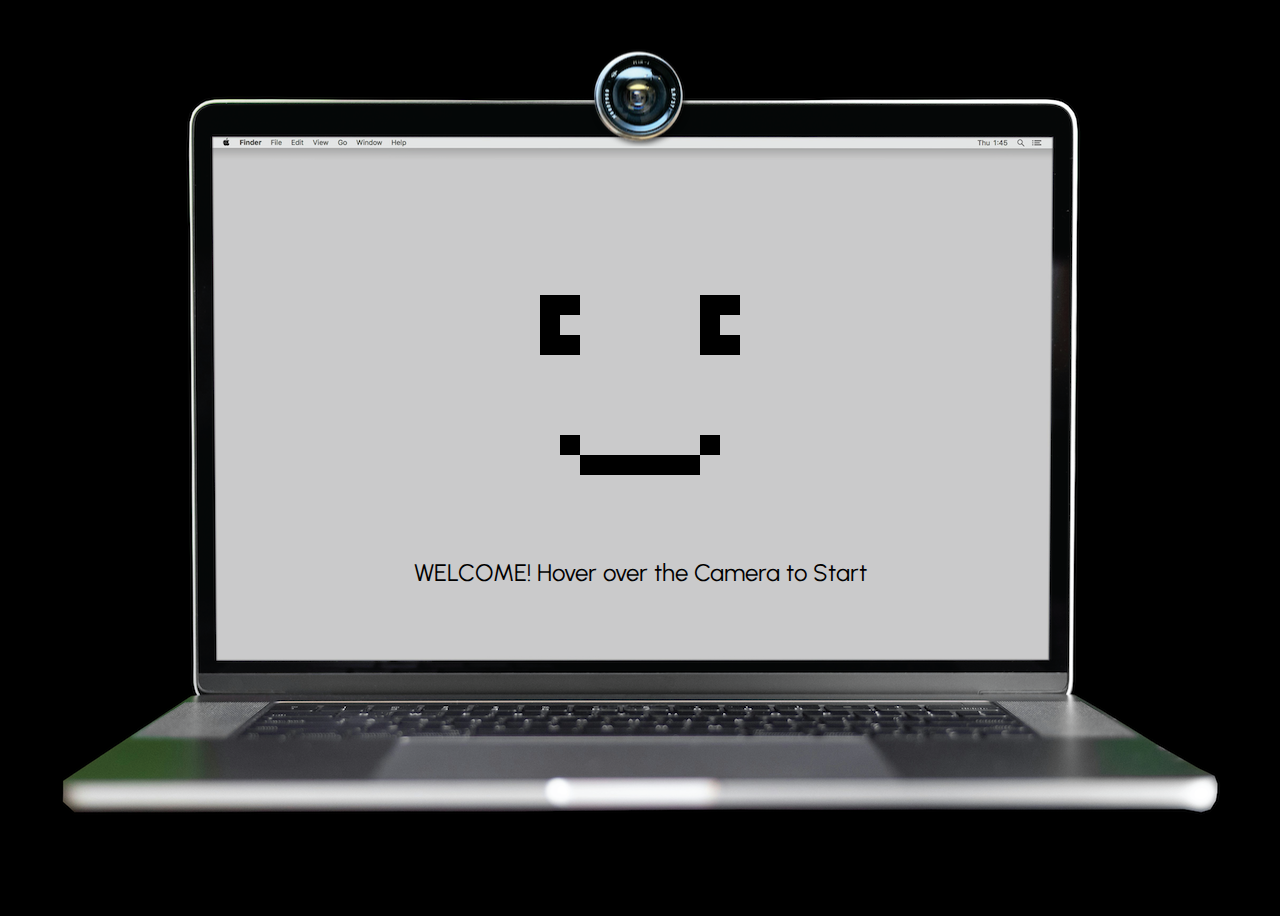
<file: digital_surveillance/index.html>
<!DOCTYPE html>
<html lang="en">

<head>
    <meta charset="UTF-8">
    <meta name="viewport" content="width=device-width, initial-scale=1.0">
    <link rel="stylesheet" type="text/css" media="screen" href="css/style2.css">
    <link rel="preconnect" href="https://fonts.googleapis.com">
    <link rel="preconnect" href="https://fonts.gstatic.com" crossorigin>
    <link
        href="https://fonts.googleapis.com/css2?family=Anton&family=Russo+One&family=Urbanist:ital,wght@0,100..900;1,100..900&display=swap"
        rel="stylesheet">

    <link rel="icon" href="./assets/images/logo.png">
    <meta name="type" content="Interactive website">
    <meta name="title" content="Digital surveillance"> <!-- Title shown in the preview -->
    <meta name="description" content="This is an interactive site that speaks about digital surveillance">

    <meta name="author" content="Shrook Ahmed">
    <meta name="copyright" content="© Shrook Ahmed, digital surveiillance, 2025">

    <meta name="generator" content="Hand-coded for CART 211 course, Concordia University">
    <title>Final Project</title>

</head>

<body>
    <nav>
        <div id="logo"><a href="index.html"><img src="./assets/images/logo.png" alt="" width="100px" height="50px"></a>
        </div>
        <div class="menu1">
            <button class="close-menu">&times;</button>
            <a href="index.html">HOME</a>
            <a href="subject.html">SUBJECT</a>
            <a href="impact.html">IMPACT</a>
            <a href="solution.html">SOLUTION</a>

        </div>
        <div class="hamburger-menu">
            <button>
                <span class="bars">☰</span>
            </button>
        </div>
    </nav>

    <header id="header_main">

        <div id="warm">
            <canvas id="niceSmile" class="centered-element"></canvas>

            <div class="laptop1 centered-element">
                <img src="./assets/images/laptop.png" alt="laptop image with white screen">
            </div>
            <div class="trigger-container" id="hover-trigger">
                <img src="./assets/images/camera.png" alt="camera image" class="camera centered-element">

            </div>
            <p class="hover-camera">WELCOME! Hover over the Camera to Start</p>
        </div>
        <div id="evil">
            <canvas id="matrixCanvas"></canvas>

            <canvas id="evilSmile" class="centered-element"></canvas>
            <div class="laptop2 centered-element">
                <img src="./assets/images/laptop2.png">

            </div>
            <p class="hover-camera2">HAHAHA! WELCOME TO DIGITAL SURVEILLANCE!</p>
        </div>
    </header>




    <script src="js/script.js">


    </script>
    <script src="js/smile.js">


    </script>


</body>




</html>
</file>
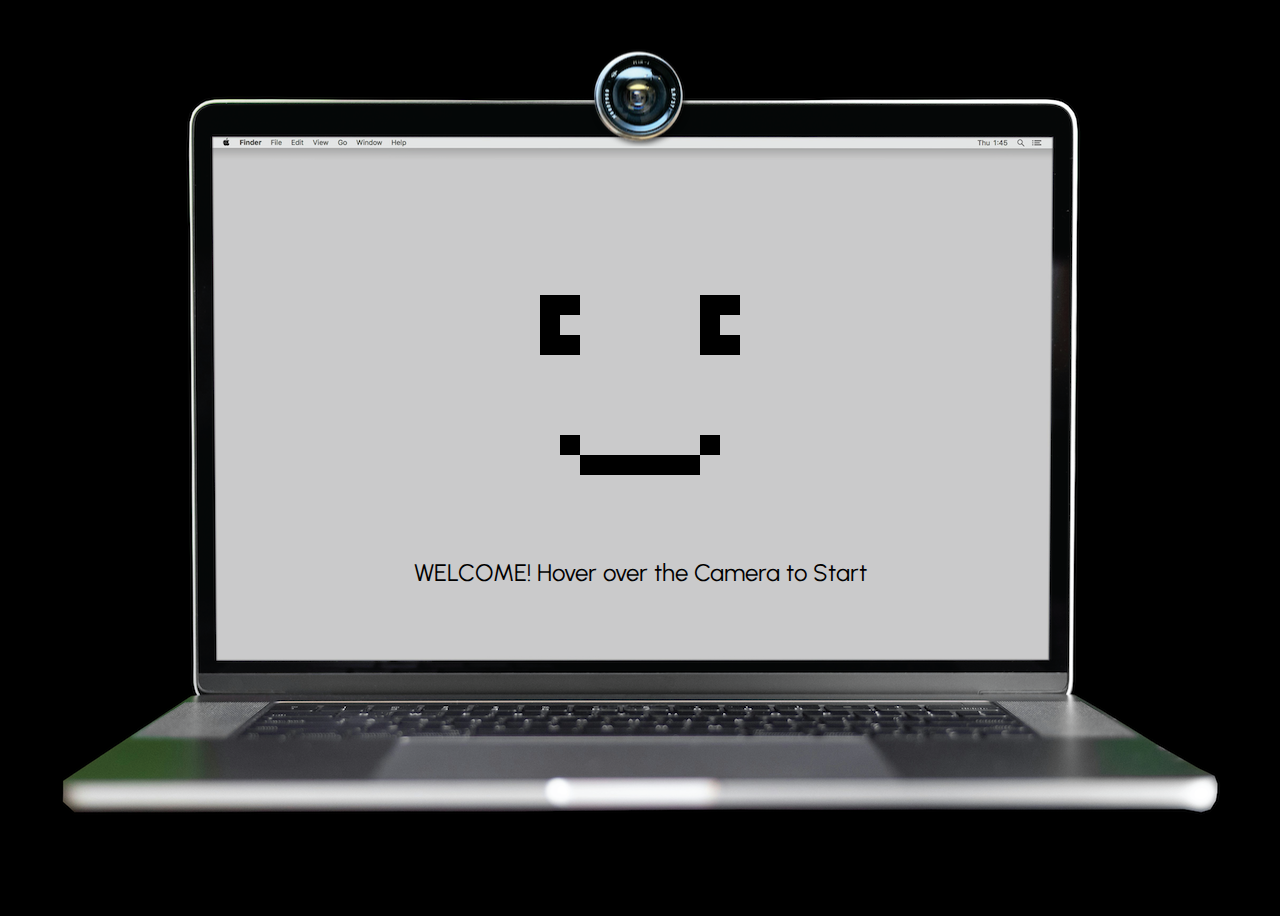
<file: final_project /index.html>
<!DOCTYPE html>
<html lang="en">

<head>
    <meta charset="UTF-8">
    <meta name="viewport" content="width=device-width, initial-scale=1.0">
    <link rel="stylesheet" type="text/css" media="screen" href="css/style2.css">
    <link rel="preconnect" href="https://fonts.googleapis.com">
    <link rel="preconnect" href="https://fonts.gstatic.com" crossorigin>
    <link
        href="https://fonts.googleapis.com/css2?family=Anton&family=Russo+One&family=Urbanist:ital,wght@0,100..900;1,100..900&display=swap"
        rel="stylesheet">
    <link rel="stylesheet" href="https://cdnjs.cloudflare.com/ajax/libs/font-awesome/4.7.0/css/font-awesome.min.css">
    <title>Final Project</title>

</head>

<body>
    <nav>
        <div id="logo"><a href="index.html"><img src="./images/logo.png" alt="" width="100px" height="50px"></a>
        </div>
        <div class="menu1">
            <button class="close-menu">&times;</button>
            <a href="index.html">HOME</a>
            <a href="subject.html">SUBJECT</a>
            <a href="impact.html">IMPACT</a>
            <a href="solution.html">SOLUTION</a>

        </div>
        <div class="hamburger-menu">
            <button>
                <span class="bars">☰</span>
            </button>
        </div>
    </nav>

    <header id="header_main">

        <div id="warm">
            <canvas id="niceSmile" class="centered-element"></canvas>

            <div class="laptop1 centered-element">
                <img src="images/laptop.png" alt="laptop image with white screen">
            </div>
            <div class="trigger-container" id="hover-trigger">
                <img src="images/camera.png" alt="camera image" class="camera centered-element">

            </div>
            <p class="hover-camera">WELCOME! Hover over the Camera to Start</p>
        </div>
        <div id="evil">
            <canvas id="matrixCanvas"></canvas>

            <canvas id="evilSmile" class="centered-element"></canvas>
            <div class="laptop2 centered-element">
                <img src="images/laptop2.png">

            </div>
            <p class="hover-camera2">HAHAHA! WELCOME TO DIGITAL SURVEILLANCE!</p>
        </div>
    </header>




    <script src="javascript/script.js">


    </script>
    <script src="javascript/smile.js">


    </script>


</body>




</html>
</file>
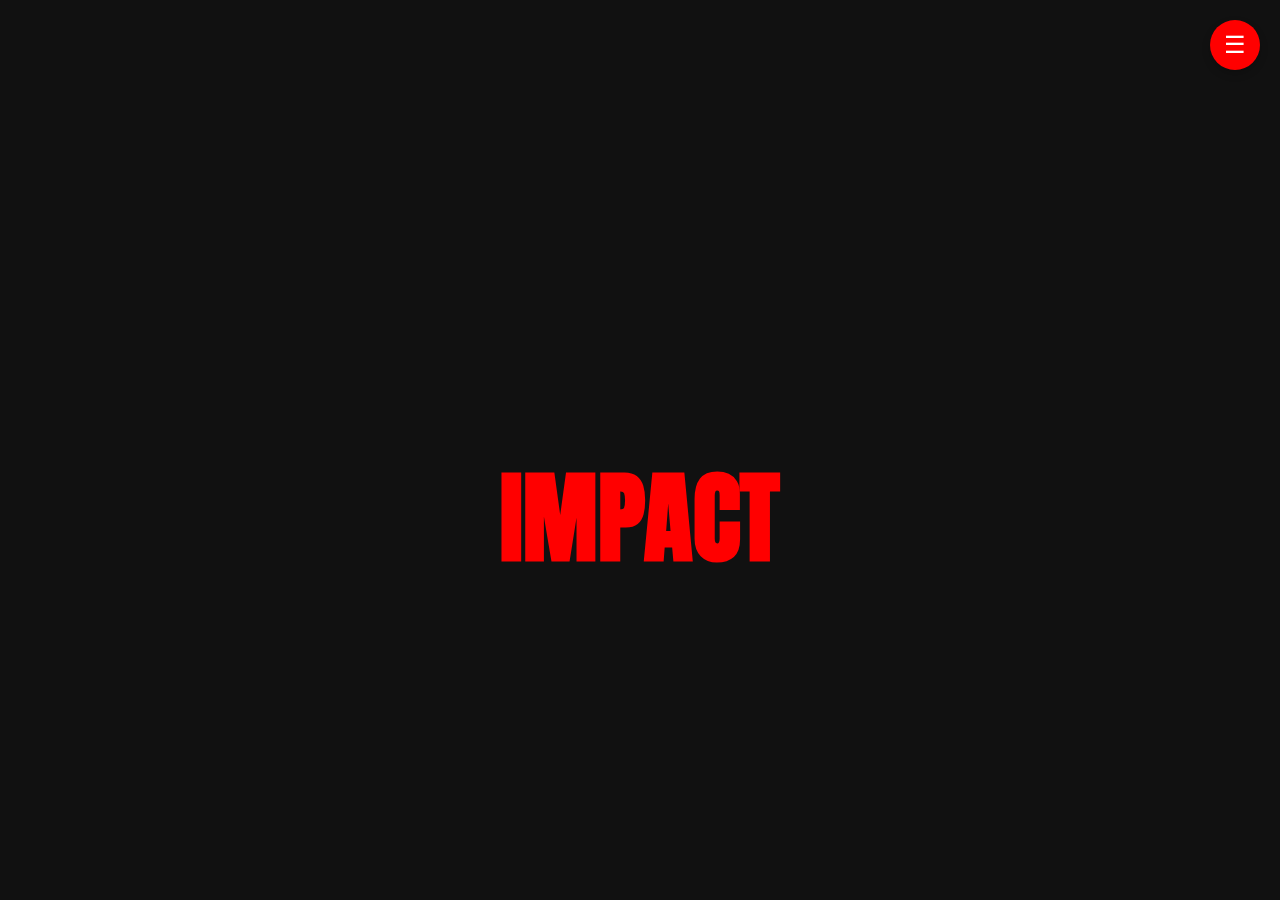
<file: digital_surveillance/impact.html>
<!DOCTYPE html>
<html lang="en">

<head>
    <meta charset="UTF-8">
    <meta name="viewport" content="width=device-width, initial-scale=1.0">
    <link rel="stylesheet" type="text/css" media="screen" href="css/style.css">
    <link rel="stylesheet" type="text/css" media="screen" href="css/horizontal.css">
    <link rel="stylesheet" type="text/css" media="screen" href="css/impact.css">
    <link rel="preconnect" href="https://fonts.googleapis.com">
    <link rel="preconnect" href="https://fonts.gstatic.com" crossorigin>
    <link
        href="https://fonts.googleapis.com/css2?family=Anton&family=Russo+One&family=Urbanist:ital,wght@0,100..900;1,100..900&display=swap"
        rel="stylesheet">



    <title>Impact</title>
</head>



<body>
    <button class="menu-button" id="menuButton" onclick="toggleMenu()">
        <span class="menu-icon">☰</span>
    </button>


    <div class="menu-popup" id="menuPopup">
        <a href="index.html">Home</a>
        <a href="subject.html">Subject</a>
        <a href="impact.html">Impact</a>
        <a href="solution.html">Solution</a>
    </div>
    <div class="wrap">


        <section class="section" id="s1">
            <h1>IMPACT</h1>
        </section>
        <section class="section" id="s2">
            <div id="modal" class="modal">
                <div class="modal-content">
                    <span class="close-button" id="close-modal">&times;</span>

                    <h2 id="modal-h2">THIS IS AN AD ABOUT A PRODUCT YOU TALKED ABOUT A FEW MINUTES AGO.</h2>

                </div>
            </div>
            <h2>Everyday Users</h2>
            <p>How does that feel for you as a user?</p>
        </section>

        <section class="section" id="s3">
            <h2>Impact on Kids</h2>

            <div class="scatter-container">

                <div class="scatter-wrapper">
                    <img src="./assets/images/kid_with_phone.jpg" class="scatter">
                    <div class="overlay">Normal use of a kid with a phone</div>
                </div>

                <div class="scatter-wrapper">
                    <img src="./assets/images/apps.jpg" class="scatter">
                    <div class="overlay">Phone start monitoring the child</div>
                </div>

                <div class="scatter-wrapper">
                    <img src="./assets/images/data_collection.jpg" class="scatter">
                    <div class="overlay">Child data being collected</div>
                </div>

                <div class="scatter-wrapper">
                    <img src="./assets/images/data.jpg" class="scatter">
                    <div class="overlay">Finding interests</div>
                </div>

                <div class="scatter-wrapper">
                    <img src="./assets/images/videos.png" class="scatter">
                    <div class="overlay">Puuting more content related to the child interests</div>
                </div>

                <div class="scatter-wrapper">
                    <img src="./assets/images/more_phone.jpg" class="scatter">
                    <div class="overlay">Child become addicted to phone</div>
                </div>

            </div>

        </section>

        <section class="section" id="s4">


            <h2>On Artists</h2>
            <div class="social-container">

                <div class="post censored">
                    <div class="post-header">
                        <img src="./assets/images/profile1.jpg" alt="Profile">
                        <span>ArtistName</span>
                    </div>
                    <div class="post-content">
                        <div class="rectangle"></div>
                    </div>
                    <div class="post-footer">
                        <div class="icons">
                            <span>❤️</span>
                            <span>💬</span>
                            <span>🔗</span>
                        </div>
                    </div>
                </div>


                <div class="post ai-collected">
                    <div class="post-header">
                        <img src="./assets/images/profile2.jpg" alt="Profile">
                        <span>ArtistName</span>
                    </div>
                    <div class="post-content">
                        <img src="./assets/images/art.jpg" alt="Art AI use to learn">
                    </div>
                    <div class="post-footer">
                        <div class="icons">
                            <span>❤️</span>
                            <span>💬</span>
                            <span>🔗</span>
                        </div>
                    </div>
                </div>
            </div>

        </section>

    </div>
    <script src="js/popup.js">


    </script>


</body>

</html>

</body>

</html>
</file>
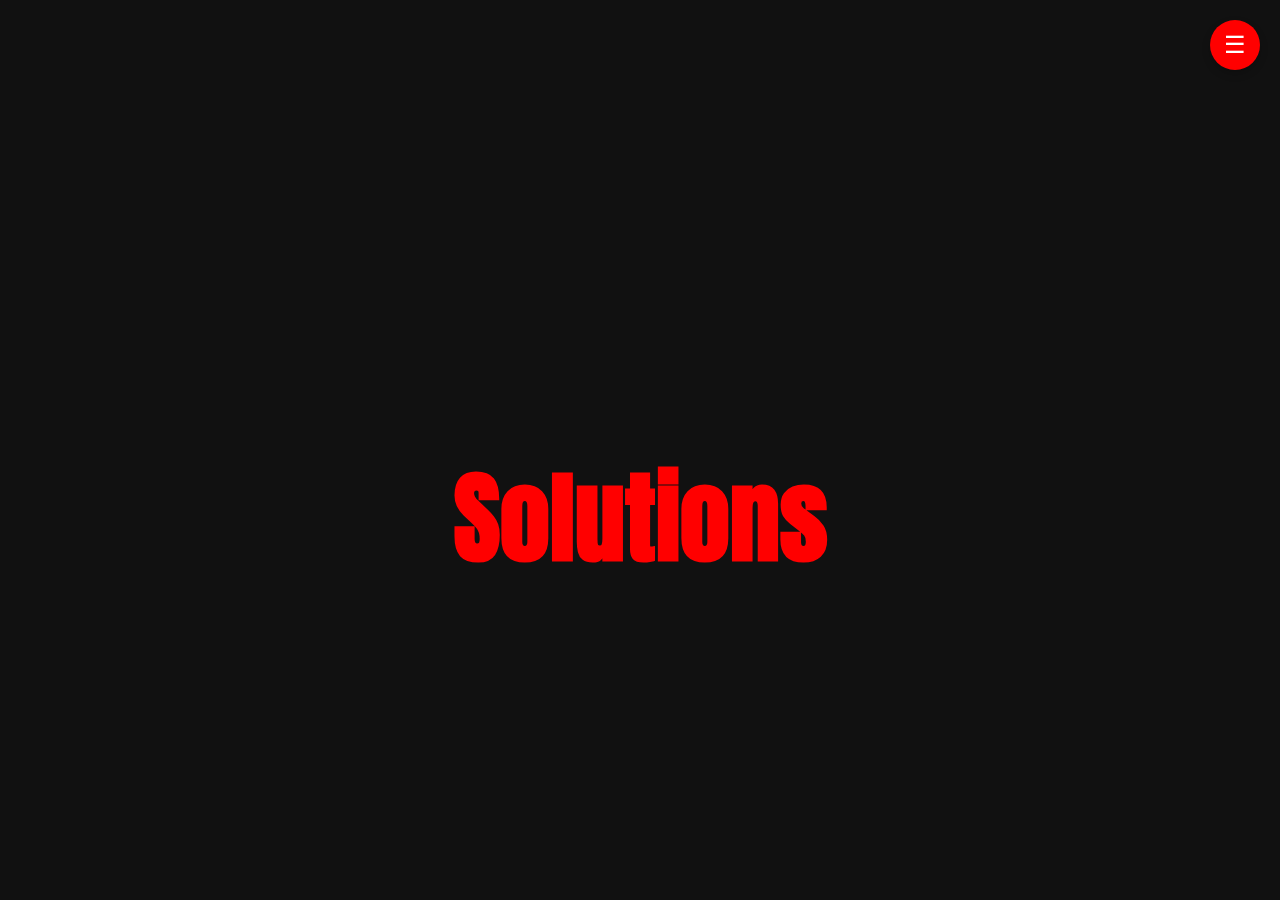
<file: digital_surveillance/solution.html>
<!DOCTYPE html>
<html lang="en">

<head>
    <meta charset="UTF-8">
    <meta name="viewport" content="width=device-width, initial-scale=1.0">
    <link rel="stylesheet" type="text/css" media="screen" href="css/style.css">
    <link rel="stylesheet" type="text/css" media="screen" href="css/horizontal.css">
    <link rel="stylesheet" type="text/css" media="screen" href="css/solution.css">
    <link rel="preconnect" href="https://fonts.googleapis.com">
    <link rel="preconnect" href="https://fonts.gstatic.com" crossorigin>
    <link
        href="https://fonts.googleapis.com/css2?family=Anton&family=Russo+One&family=Urbanist:ital,wght@0,100..900;1,100..900&display=swap"
        rel="stylesheet">
    <link rel="icon" href="./assets/images/logo.png">
    <title>Solution</title>
</head>



<body>
    <button class="menu-button" id="menuButton" onclick="toggleMenu()">
        <span class="menu-icon">☰</span>
    </button>


    <div class="menu-popup" id="menuPopup">
        <a href="index.html">Home</a>
        <a href="subject.html">Subject</a>
        <a href="impact.html">Impact</a>
        <a href="solution.html">Solution</a>
    </div>
    <main>
        <div class="wrap">
            <section class="section" id="s1">
                <h1>Solutions</h1>

            </section>
            <section class="section" id="s2">
                <h2>To Improve Your Privacy</h2>

                <div class="solution" onclick="activate(1)">Enable Two-Factor Authentication</div>
                <div class="solution" onclick="activate(2)">Use a Password Manager</div>
                <div class="solution" onclick="activate(3)">Block Online Trackers</div>
                <div class="solution" onclick="activate(4)">Use Encrypted Messaging (e.g., Signal)</div>
                <div class="solution" onclick="activate(5)">Review App Permissions</div>
                <div class="solution" onclick="activate(6)">Update Your Software Regularly</div>

                <div class="progress-box">
                    <div id="bar" class="progress-bar"></div>
                </div>

            </section>
            <section class="section" id="s3">
                <h2>Art</h2>
                <p>This is an art project done by Lynn Hershman Leeson’s Tillie in 1995. It is named the Telerobotic
                    Doll. It explores
                    digital surveillance through interactive technology. Tillie shows how devices observe humans' every
                    move. It allows you
                    to think deeply about consent and privacy. This is an example of how art can resist digital
                    surveillance.</p>
                <p><img src="./assets/images/art_about_subject.png" class="img-solution">
                </p>
            </section>

        </div>
    </main>

    <script src="js/solution.js">


    </script>
    <script src="js/nav2.js">


    </script>




</body>

</html>

</body>

</html>
</file>
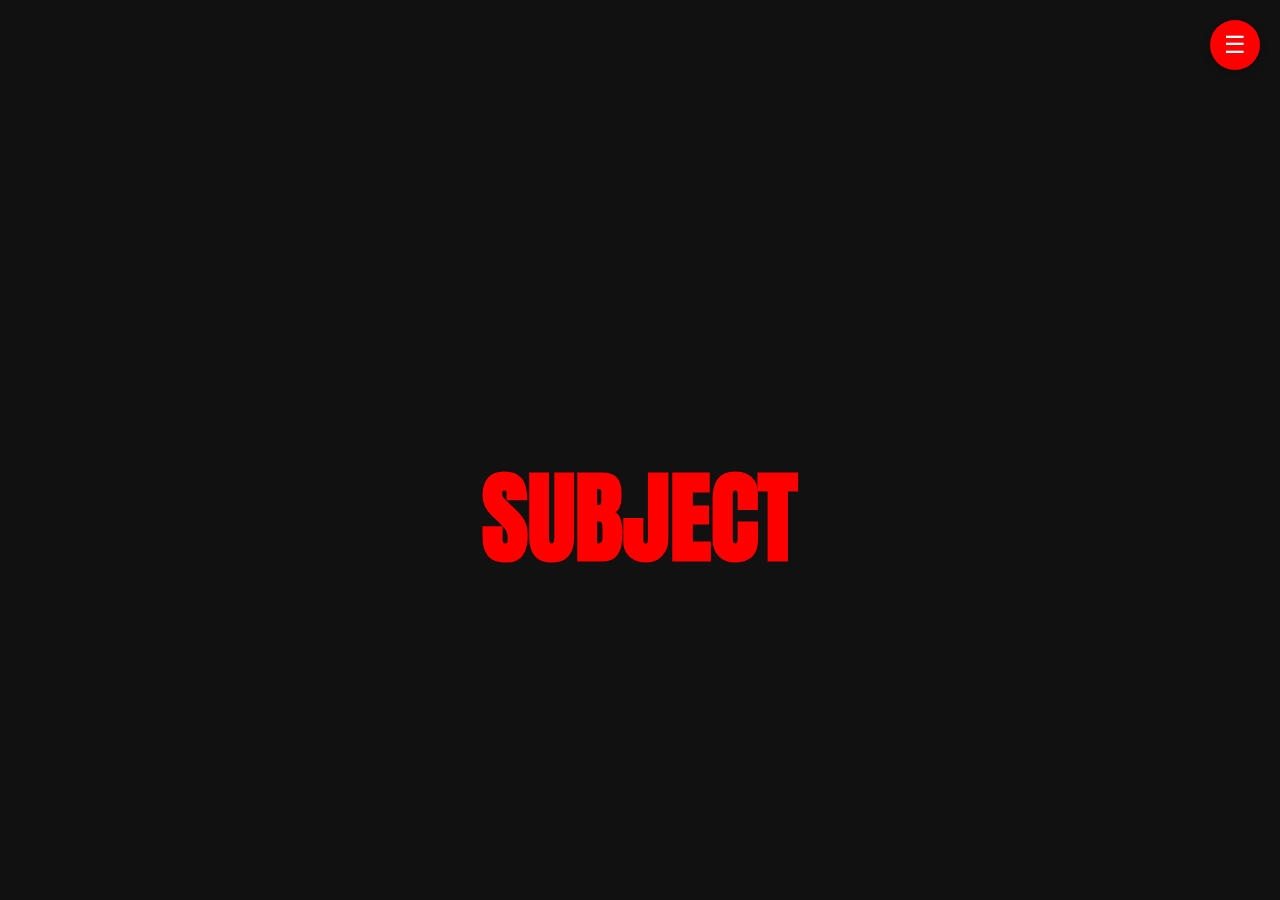
<file: digital_surveillance/subject.html>
<!DOCTYPE html>
<html lang="en">

<head>
    <meta charset="UTF-8">
    <meta name="viewport" content="width=device-width, initial-scale=1.0">
    <link rel="stylesheet" type="text/css" media="screen" href="css/style.css">
    <link rel="stylesheet" type="text/css" media="screen" href="css/horizontal.css">
    <link rel="stylesheet" type="text/css" media="screen" href="css/subject.css">
    <link rel="preconnect" href="https://fonts.googleapis.com">
    <link rel="preconnect" href="https://fonts.gstatic.com" crossorigin>
    <link
        href="https://fonts.googleapis.com/css2?family=Anton&family=Russo+One&family=Urbanist:ital,wght@0,100..900;1,100..900&display=swap"
        rel="stylesheet">
    <link rel="icon" href="./assets/images/logo.png">
    <title>Subject</title>
</head>



<body>

    <button class="menu-button" id="menuButton" onclick="toggleMenu()">
        <span class="menu-icon">☰</span>
    </button>


    <div class="menu-popup" id="menuPopup">
        <a href="index.html">Home</a>
        <a href="subject.html">Subject</a>
        <a href="impact.html">Impact</a>
        <a href="solution.html">Solution</a>
    </div>

    <div class="wrap">

        <section class="section" id="s1">


            <h1>SUBJECT</h1>
        </section>
        <section class="section" id="s2">
            <h2>Digital Surveillance</h2>

            <div class="eye">
                <div class="pupil"></div>
            </div>



            <div class="cctv-grid">
                <div class="feed" data-time="17:22:41"></div>
                <div class="feed" data-time="17:22:41"></div>
                <div class="feed" data-time="17:22:41"></div>
                <div class="feed" data-time="17:22:41"></div>
            </div>
        </section>

        <section class="section" id="s3">
            <h2>Data Collection</h2>

            <div class="document code-style">
                <p><span class="keyword">SubjectID</span>: <span class="glitch">██████</span></p>
                <p><span class="keyword">EnterAt</span>: <span class="glitch">2025-11-30 08:42</span></p>
                <p><span class="keyword">Interests</span>: <span class="glitch">sports, orgranic products, informative
                        videos</span></p>
                <p><span class="keyword">ExitAt</span>: <span class="glitch">2025-11-30 10:00</span></p>
            </div>
        </section>

        <section class="section" id="s4">


            <h2>Hover to reveal… YOUR PRIVACY IS AT RISK!</h2>

            <div class="hidden-text">
                <span data-info="Location exposed">P</span>
                <span data-info="Financial details exposed">R</span>
                <span data-info="Behavior tracked">I</span>
                <span data-info="Identity exposed">V</span>
                <span data-info="Activity exposed">A</span>
                <span data-info="Contacts exposed">C</span>
                <span data-info="Media exposed">Y</span>
            </div>

        </section>

    </div>


    <script src="js/scroll.js">
    </script>
    <script src="js/nav2.js">
    </script>
</body>

</html>
</file>
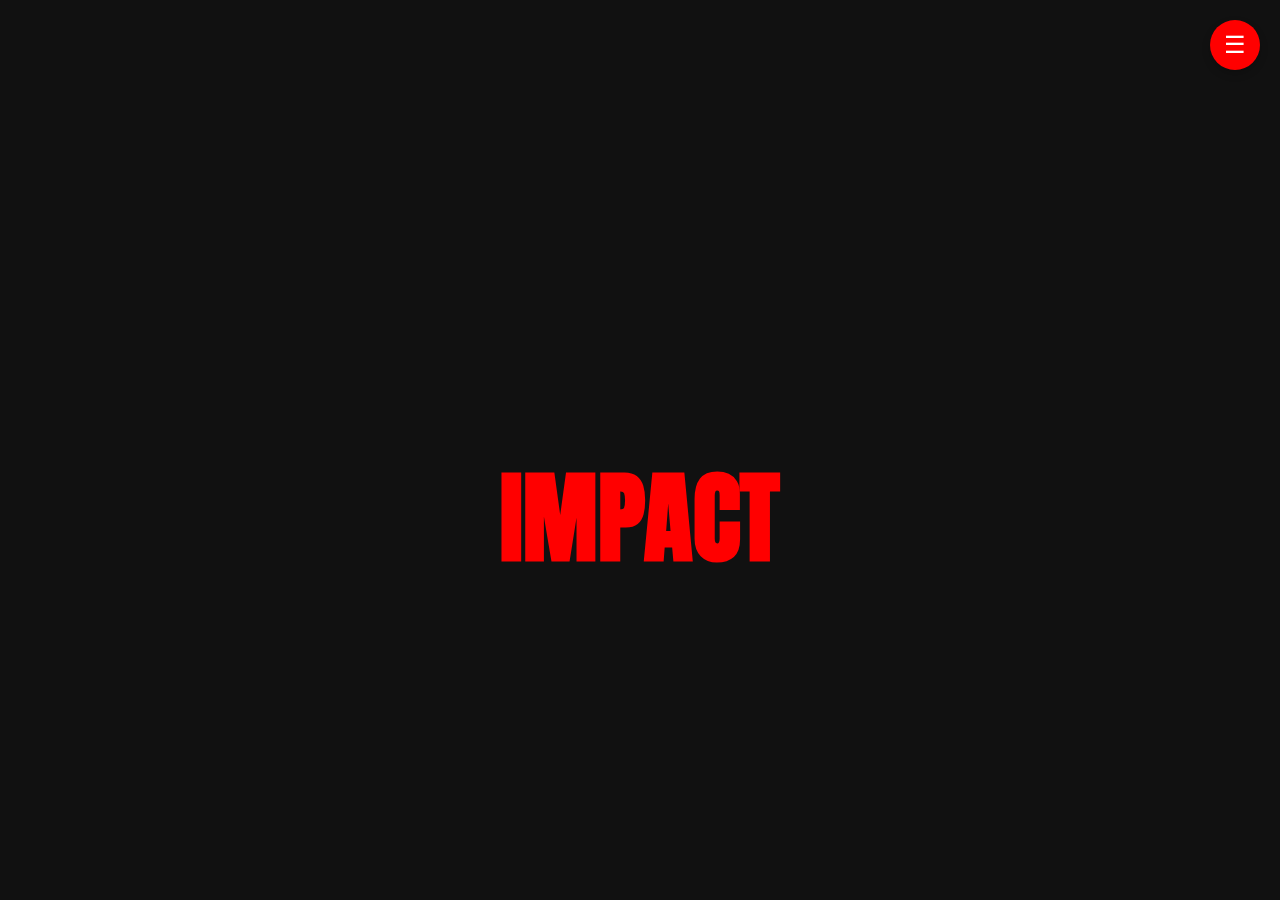
<file: final_project /impact.html>
<!DOCTYPE html>
<html lang="en">

<head>
    <meta charset="UTF-8">
    <meta name="viewport" content="width=device-width, initial-scale=1.0">
    <link rel="stylesheet" type="text/css" media="screen" href="css/style.css">
    <link rel="stylesheet" type="text/css" media="screen" href="css/horizontal.css">
    <link rel="stylesheet" type="text/css" media="screen" href="css/impact.css">
    <link rel="preconnect" href="https://fonts.googleapis.com">
    <link rel="preconnect" href="https://fonts.gstatic.com" crossorigin>
    <link
        href="https://fonts.googleapis.com/css2?family=Anton&family=Russo+One&family=Urbanist:ital,wght@0,100..900;1,100..900&display=swap"
        rel="stylesheet">
    <link rel="stylesheet" href="https://cdnjs.cloudflare.com/ajax/libs/font-awesome/4.7.0/css/font-awesome.min.css">
    <title>Impact</title>
</head>



<body>
    <button class="menu-button" id="menuButton" onclick="toggleMenu()">
        <span class="menu-icon">☰</span>
    </button>


    <div class="menu-popup" id="menuPopup">
        <a href="index.html">Home</a>
        <a href="subject.html">Subject</a>
        <a href="impact.html">Impact</a>
        <a href="solution.html">Solution</a>
    </div>
    <div class="wrap">


        <section class="section" id="s1">
            <h1>IMPACT</h1>
        </section>
        <section class="section" id="s2">
            <div id="modal" class="modal">
                <div class="modal-content">
                    <span class="close-button" id="close-modal">&times;</span>

                    <h2 id="modal-h2">THIS IS AN AD ABOUT A PRODUCT YOU TALKED ABOUT A FEW MINUTES AGO.</h2>

                </div>
            </div>
            <h2>Everyday Users</h2>
            <p>How does that feel for you as a user?</p>
        </section>

        <section class="section" id="s3">
            <h2>Impact on Kids</h2>

            <div class="scatter-container">

                <div class="scatter-wrapper">
                    <img src="./images/kid_with_phone.jpg" class="scatter">
                    <div class="overlay">Normal use of a kid with a phone</div>
                </div>

                <div class="scatter-wrapper">
                    <img src="./images/apps.jpg" class="scatter">
                    <div class="overlay">Phone start monitoring the child</div>
                </div>

                <div class="scatter-wrapper">
                    <img src="./images/data_collection.jpg" class="scatter">
                    <div class="overlay">Child data being collected</div>
                </div>

                <div class="scatter-wrapper">
                    <img src="./images/data.jpg" class="scatter">
                    <div class="overlay">Finding interests</div>
                </div>

                <div class="scatter-wrapper">
                    <img src="./images/videos.png" class="scatter">
                    <div class="overlay">Puuting more content related to the child interests</div>
                </div>

                <div class="scatter-wrapper">
                    <img src="./images/more_phone.jpg" class="scatter">
                    <div class="overlay">Child become addicted to phone</div>
                </div>

            </div>

        </section>

        <section class="section" id="s4">


            <h2>On Artists</h2>
            <div class="social-container">

                <div class="post censored">
                    <div class="post-header">
                        <img src="./images/profile1.jpg" alt="Profile">
                        <span>ArtistName</span>
                    </div>
                    <div class="post-content">
                        <div class="rectangle"></div>
                    </div>
                    <div class="post-footer">
                        <div class="icons">
                            <span>❤️</span>
                            <span>💬</span>
                            <span>🔗</span>
                        </div>
                    </div>
                </div>


                <div class="post ai-collected">
                    <div class="post-header">
                        <img src="./images/profile2.jpg" alt="Profile">
                        <span>ArtistName</span>
                    </div>
                    <div class="post-content">
                        <img src="./images/art.jpg" alt="Art for AI">
                    </div>
                    <div class="post-footer">
                        <div class="icons">
                            <span>❤️</span>
                            <span>💬</span>
                            <span>🔗</span>
                        </div>
                    </div>
                </div>
            </div>

        </section>

    </div>
    <script src="javascript/popup.js">


    </script>


</body>

</html>

</body>

</html>
</file>
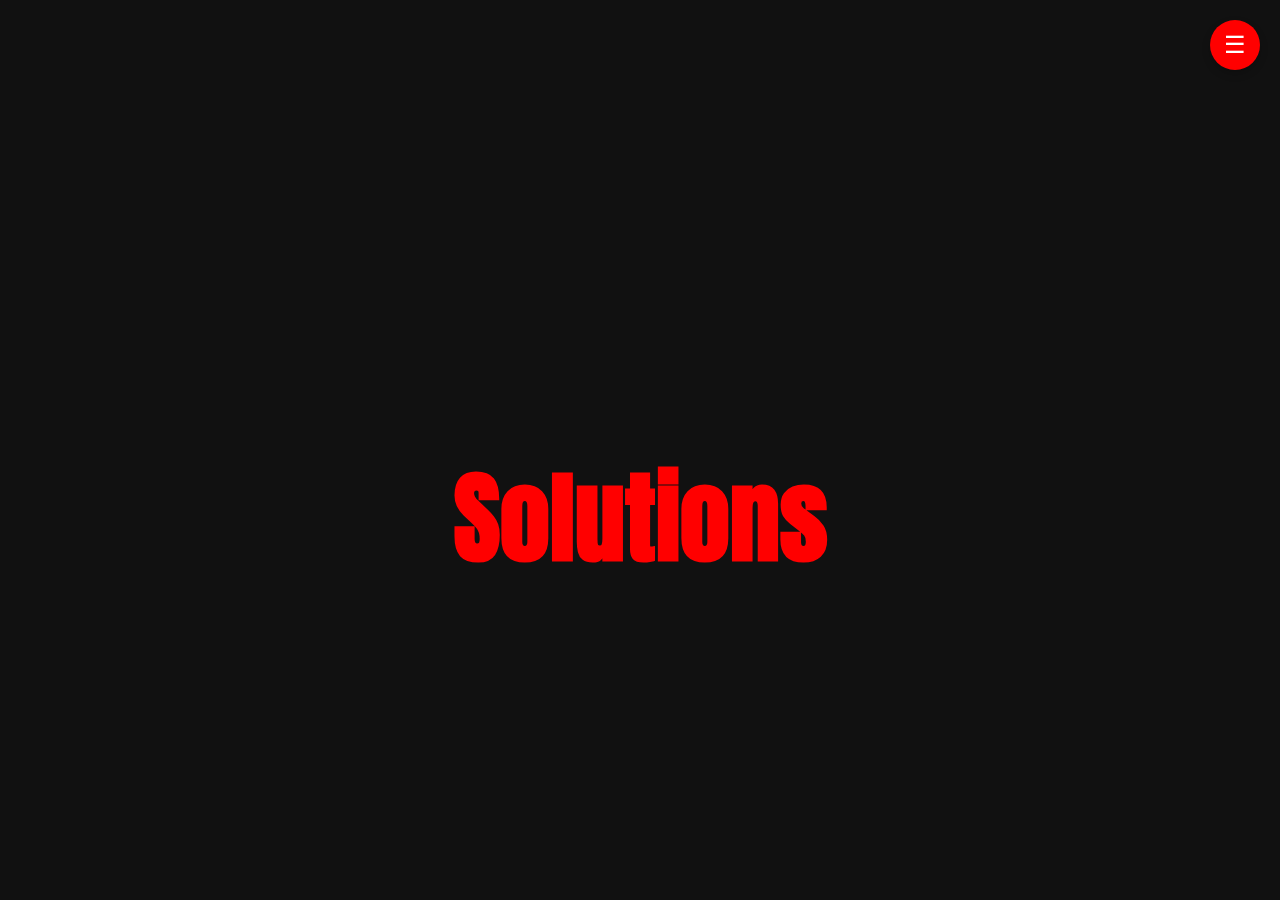
<file: final_project /solution.html>
<!DOCTYPE html>
<html lang="en">

<head>
    <meta charset="UTF-8">
    <meta name="viewport" content="width=device-width, initial-scale=1.0">
    <link rel="stylesheet" type="text/css" media="screen" href="css/style.css">
    <link rel="stylesheet" type="text/css" media="screen" href="css/horizontal.css">
    <link rel="stylesheet" type="text/css" media="screen" href="css/solution.css">
    <link rel="preconnect" href="https://fonts.googleapis.com">
    <link rel="preconnect" href="https://fonts.gstatic.com" crossorigin>
    <link
        href="https://fonts.googleapis.com/css2?family=Anton&family=Russo+One&family=Urbanist:ital,wght@0,100..900;1,100..900&display=swap"
        rel="stylesheet">

    <title>Solution</title>
</head>



<body>
    <button class="menu-button" id="menuButton" onclick="toggleMenu()">
        <span class="menu-icon">☰</span>
    </button>


    <div class="menu-popup" id="menuPopup">
        <a href="index.html">Home</a>
        <a href="subject.html">Subject</a>
        <a href="impact.html">Impact</a>
        <a href="solution.html">Solution</a>
    </div>

    <div class="wrap">
        <section class="section" id="s1">
            <h1>Solutions</h1>

        </section>
        <section class="section" id="s2">
            <h2>To Improve Your Privacy</h2>

            <div class="solution" onclick="activate(1)">Limit Sharing Personal Information</div>
            <div class="solution" onclick="activate(2)">Adjust Privacy Settings </div>
            <div class="solution" onclick="activate(3)">Be careful of Permissions</div>
            <div class="solution" onclick="activate(4)">Use a separate email for non-essentiels</div>
            <div class="solution" onclick="activate(5)">Manage cookies</div>
            <div class="solution" onclick="activate(6)">Use VPN</div>

            <div class="progress-box">
                <div id="bar" class="progress-bar"></div>
            </div>

        </section>
        <section class="section" id="s3">
            <h2>Art</h2>
            <p>This is an art project done by Lynn Hershman Leeson’s Tillie in 1995. It is named the Telerobotic
                Doll. It explores
                digital surveillance through interactive technology. Tillie shows how devices observe humans' every
                move. It allows you
                to think deeply about consent and privacy. This is an example of how art can resist digital
                surveillance.</p>
            <p><img src="./images/art_about_subject.png" class="img-solution">
            </p>
        </section>

    </div>


    <script src="javascript//solution.js">


    </script>
    <script src="javascript/nav2.js">


    </script>




</body>

</html>

</body>

</html>
</file>
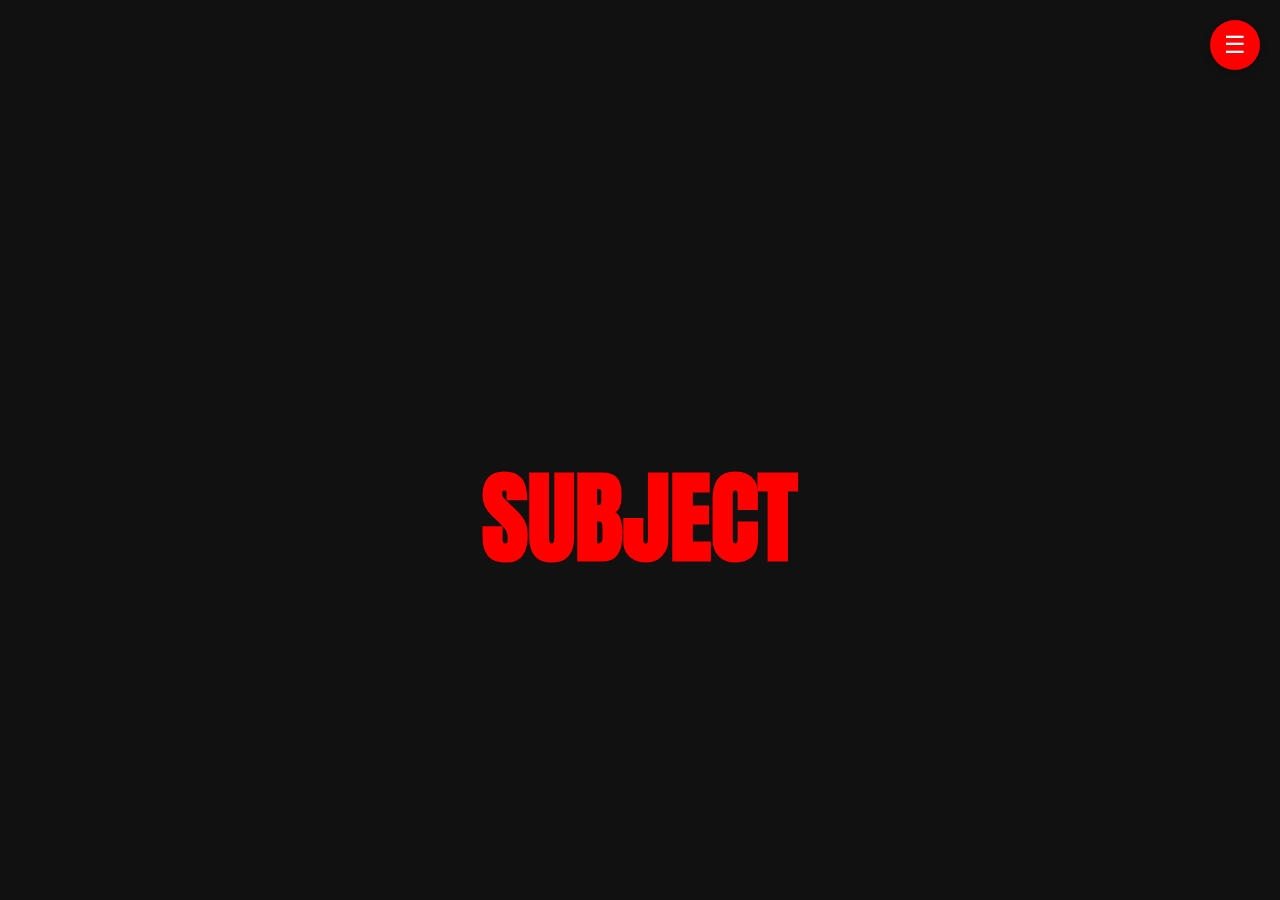
<file: final_project /subject.html>
<!DOCTYPE html>
<html lang="en">

<head>
    <meta charset="UTF-8">
    <meta name="viewport" content="width=device-width, initial-scale=1.0">
    <link rel="stylesheet" type="text/css" media="screen" href="css/style.css">
    <link rel="stylesheet" type="text/css" media="screen" href="css/horizontal.css">
    <link rel="stylesheet" type="text/css" media="screen" href="css/subject.css">
    <link rel="preconnect" href="https://fonts.googleapis.com">
    <link rel="preconnect" href="https://fonts.gstatic.com" crossorigin>
    <link
        href="https://fonts.googleapis.com/css2?family=Anton&family=Russo+One&family=Urbanist:ital,wght@0,100..900;1,100..900&display=swap"
        rel="stylesheet">
    <link rel="stylesheet" href="https://cdnjs.cloudflare.com/ajax/libs/font-awesome/4.7.0/css/font-awesome.min.css">
    <title>Subject</title>
</head>



<body>

    <button class="menu-button" id="menuButton" onclick="toggleMenu()">
        <span class="menu-icon">☰</span>
    </button>


    <div class="menu-popup" id="menuPopup">
        <a href="index.html">Home</a>
        <a href="subject.html">Subject</a>
        <a href="impact.html">Impact</a>
        <a href="solution.html">Solution</a>
    </div>

    <div class="wrap">

        <section class="section" id="s1">


            <h1>SUBJECT</h1>
        </section>
        <section class="section" id="s2">
            <h2>Digital Surveillance</h2>

            <div class="eye">
                <div class="pupil"></div>
            </div>



            <div class="cctv-grid">
                <div class="feed" data-time="17:22:41"></div>
                <div class="feed" data-time="17:22:41"></div>
                <div class="feed" data-time="17:22:41"></div>
                <div class="feed" data-time="17:22:41"></div>
            </div>
        </section>

        <section class="section" id="s3">
            <h2>Data Collection</h2>

            <div class="document code-style">
                <p><span class="keyword">SubjectID</span>: <span class="glitch">██████</span></p>
                <p><span class="keyword">EnterAt</span>: <span class="glitch">2025-11-30 08:42</span></p>
                <p><span class="keyword">Interests</span>: <span class="glitch">sports, orgranic products, informative
                        videos</span></p>
                <p><span class="keyword">ExitAt</span>: <span class="glitch">2025-11-30 10:00</span></p>
            </div>
        </section>

        <section class="section" id="s4">


            <h2>Hover to reveal… YOUR PRIVACY IS AT RISK!</h2>

            <div class="hidden-text">
                <span data-info="Location exposed">P</span>
                <span data-info="Financial details exposed">R</span>
                <span data-info="Behavior tracked">I</span>
                <span data-info="Identity exposed">V</span>
                <span data-info="Activity exposed">A</span>
                <span data-info="Contacts exposed">C</span>
                <span data-info="Media exposed">Y</span>
            </div>

        </section>

    </div>


    <script src="./javascript/scroll.js">
    </script>
    <script src="./javascript/nav2.js">
    </script>
</body>

</html>
</file>
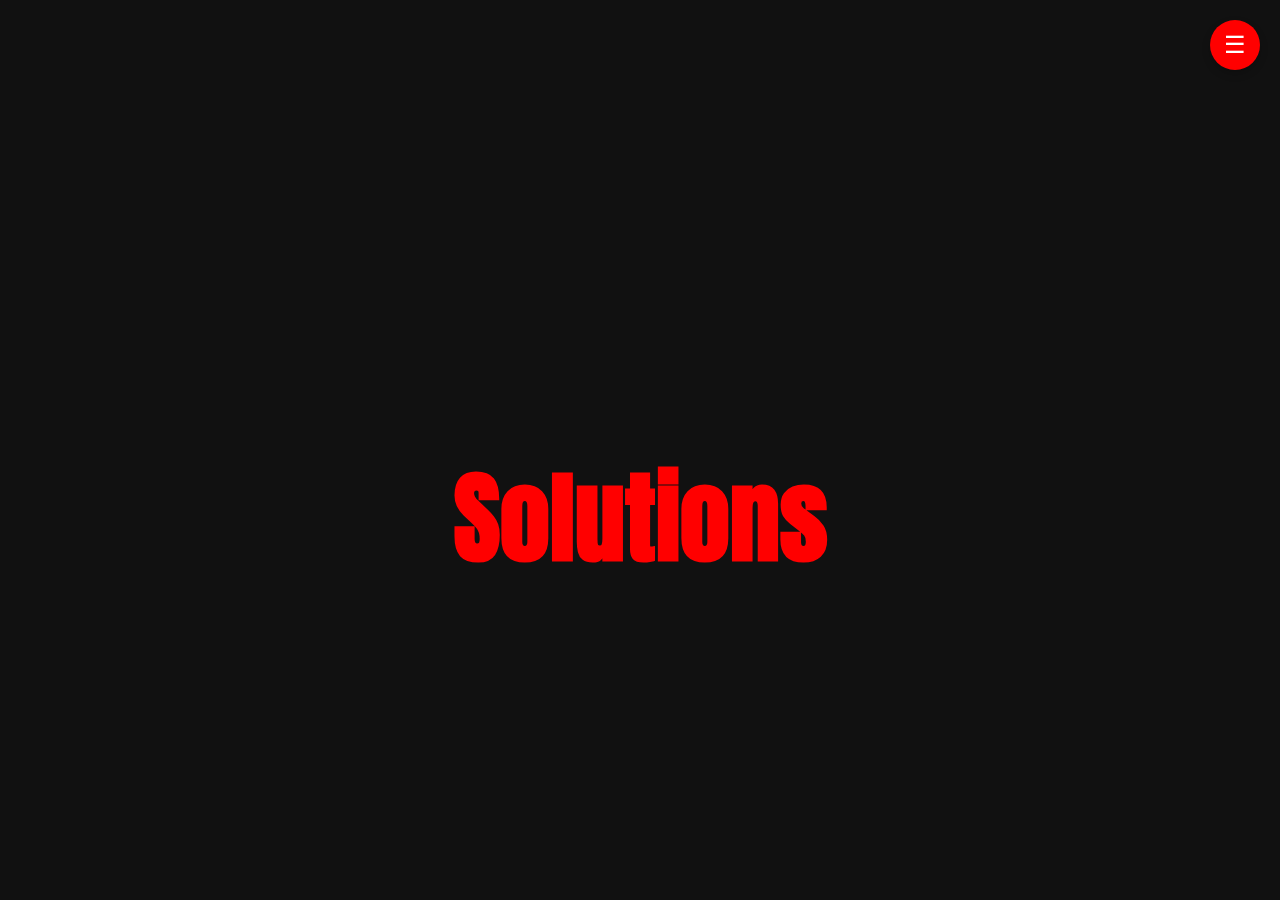
<file: shrook_ahmed_final_project /solution.html>
<!DOCTYPE html>
<html lang="en">

<head>
    <meta charset="UTF-8">
    <meta name="viewport" content="width=device-width, initial-scale=1.0">
    <link rel="stylesheet" type="text/css" media="screen" href="css/style.css">
    <link rel="stylesheet" type="text/css" media="screen" href="css/horizontal.css">
    <link rel="stylesheet" type="text/css" media="screen" href="css/solution.css">
    <link rel="preconnect" href="https://fonts.googleapis.com">
    <link rel="preconnect" href="https://fonts.gstatic.com" crossorigin>
    <link
        href="https://fonts.googleapis.com/css2?family=Anton&family=Russo+One&family=Urbanist:ital,wght@0,100..900;1,100..900&display=swap"
        rel="stylesheet">

    <title>Solution</title>
</head>



<body>
    <button class="menu-button" id="menuButton" onclick="toggleMenu()">
        <span class="menu-icon">☰</span>
    </button>


    <div class="menu-popup" id="menuPopup">
        <a href="index.html">Home</a>
        <a href="subject.html">Subject</a>
        <a href="impact.html">Impact</a>
        <a href="solution.html">Solution</a>
    </div>
    <main>
        <div class="wrap">
            <section class="section" id="s1">
                <h1>Solutions</h1>

            </section>
            <section class="section" id="s2">
                <h2>To Improve Your Privacy</h2>

                <div class="solution" onclick="activate(1)">Enable Two-Factor Authentication</div>
                <div class="solution" onclick="activate(2)">Use a Password Manager</div>
                <div class="solution" onclick="activate(3)">Block Online Trackers</div>
                <div class="solution" onclick="activate(4)">Use Encrypted Messaging (e.g., Signal)</div>
                <div class="solution" onclick="activate(5)">Review App Permissions</div>
                <div class="solution" onclick="activate(6)">Update Your Software Regularly</div>

                <div class="progress-box">
                    <div id="bar" class="progress-bar"></div>
                </div>

            </section>
            <section class="section" id="s3">
                <h2>Art</h2>
                <p>This is an art project done by Lynn Hershman Leeson’s Tillie in 1995. It is named the Telerobotic
                    Doll. It explores
                    digital surveillance through interactive technology. Tillie shows how devices observe humans' every
                    move. It allows you
                    to think deeply about consent and privacy. This is an example of how art can resist digital
                    surveillance.</p>
                <p><img src="./images/art_about_subject.png" class="img-solution">
                </p>
            </section>

        </div>
    </main>

    <script src="javascript//solution.js">


    </script>
    <script src="javascript/nav2.js">


    </script>




</body>

</html>

</body>

</html>
</file>
<file: digital_surveillance/css/style2.css>
body {
            font-family: "Urbanist", sans-serif;
            background-color: #000000;
            color: #ff0000;
            transition: background-color 0.5s ease, color 0.5s ease;
        }

        nav {
            display: none;
        }

        .dark-theme nav {
            background-color: transparent;
            margin: 5px auto;
            line-height: 30px;
            padding: 20px 20px 0;
            display: grid;
            grid-template-columns: 60% 1fr;
            font-family: "Anton", sans-serif;


        }

        nav a {
            text-decoration: none;
            color: rgb(255, 0, 0);
            font-weight: bold;
            font-size: 30px;
            transition: 0.3s ease-in-out;
        }

        nav a:hover {
            color: #fbc7b3;
            font-size: 33px;
            font-weight: 800;
            font-family: "Russo One", sans-serif;
            text-decoration: underline;



        }

        .menu1 {
            display: flex;
            justify-content: space-around;

        }

        .menu1 a {
            display: block;



        }

        .hamburger-menu,
        .hamburger-menu button,
        .close-menu {
            display: none;
        }



        .hamburger-menu button .bars {
            cursor: pointer;
            font-size: 2.5em;
        }

        h1 {
            font-family: "Anton", sans-serif;
            font-size: 100px;
            font-weight: 900;
            position: absolute;
            top: 50%;
            left: 50%;
            transform: translate(-50%, -50%);
            color: rgb(255, 0, 0);
            text-align: center;

        }


        .camera {
            top: 10% !important;
            display: block;


        }

        .centered-element {
            position: absolute;
            top: 50%;
            left: 50%;
            transform: translate(-50%, -50%);
            z-index: 3;
        }

        #warm {
            display: block;
        }

        .dark-theme #warm {
            display: none;
        }

        #evil {
            display: none;
        }

        .dark-theme #evil {
            display: block
        }


        #header_main {

            height: 100vh;
            position: relative;

        }

        canvas {
            display: none;
            top: 0;
            z-index: 999;
        }

        .dark-theme canvas {
            display: block;

        }





        .dark-theme #evilSmile {
            display: block;
            image-rendering: pixelated;
            z-index: 10;


        }


        #niceSmile {
            display: block;
            image-rendering: pixelated;
            z-index: 10;
            top: 43%;

        }



        .dark-theme #header_main {



            background-blend-mode: color;
        }

        .hover-camera,
        .hover-camera2 {
            display: block;

            position: absolute;


            left: 50%;
            text-align: center;
            transform: translate(-50%, -50%);

            z-index: 10;
        }

        .hover-camera {

            font-size: 24px;

            top: 60%;
            color: black;




        }

        .hover-camera2 {

            font-size: 30px;

            top: 70%;
            color: rgb(255, 0, 0);



        }

        .trigger-container {
            cursor: pointer;
            margin-bottom: 24px;
            width: 100px;
            height: 97px;
            margin-right: auto;
            margin-left: auto;


        }



        @media(max-width:780px) {


            .hamburger-menu {
                display: flex;
                align-items: center;
                justify-content: center;

            }

            .hamburger-menu button {
                display: none;
            }

            #logo {
                display: none;
            }

            .dark-theme .hamburger-menu button {
                display: block;
                border: none;
                color: red;
                background-color: transparent;

            }

            .dark-theme #logo {
                display: block;
            }

            .menu1 {

                display: flex;
                flex-direction: column;
                justify-content: center;
                position: fixed;
                align-items: center;
                top: 0;
                left: 0;
                width: 100%;
                height: 100%;
                z-index: 1000;
                background: rgb(0, 0, 0);
                opacity: 0;
                transform: translateX(100%);
                transition: opacity 0.8s ease-out, transform 0.8s ease-out;
                pointer-events: none;
            }

            .menu-deployed {
                opacity: 1 !important;
                transform: translateX(0) !important;
                pointer-events: auto !important;


            }

            .menu1 a {
                padding: 10px;
                color: rgb(255, 0, 0);
            }

            .close-menu {
                display: block;
                position: absolute;
                top: 20px;
                right: 20px;
                font-size: 2em;
                color: rgb(255, 0, 0);
                border: none;
                background-color: transparent;
            }

            nav {
                margin: 0 auto;
                width: 100%;
                box-sizing: border-box;
                padding: 10px 10px !important;
                display: flex;
                justify-content: space-between;
                align-items: center;
                flex-wrap: wrap;

                z-index: 1000;

                color: rgb(255, 0, 0);


            }

            nav a {
                color: rgb(0, 0, 0);
            }

            .hamburger-menu span,
            .close-menu {
                transition: 0.3s ease-in-out;
            }

            .hamburger-menu span:hover,
            .close-menu:hover {
                color: #fbc7b3;
                font-size: 40px;
                font-weight: 800;
                font-family: "Russo One", sans-serif;
            }


            .laptop1 img,
            .laptop2 img {
                display: none;
            }

            .laptop1,
            .laptop2 {
                height: 100vh;
                width: 100vw;
                background-size: cover;
                background-repeat: no-repeat;
                background-position: center;
            }

            .laptop1 {
                background-image: url(../assets/images/laptop.png);
            }

            .laptop2 {
                background-image: url(../assets/images/laptop2.png);
            }

            .camera {
                top: 6% !important;
            }

            .hover-camera2 {

                font-size: 20px;




            }
        }
</file>
<file: final_project /css/style2.css>
body {
            font-family: "Urbanist", sans-serif;
            background-color: #000000;
            color: #ff0000;
            transition: background-color 0.5s ease, color 0.5s ease;
        }

        nav {
            display: none;
        }

        .dark-theme nav {
            background-color: transparent;
            margin: 5px auto;
            line-height: 30px;
            padding: 20px 20px 0;
            display: grid;
            grid-template-columns: 60% 1fr;
            font-family: "Anton", sans-serif;


        }

        nav a {
            text-decoration: none;
            color: rgb(255, 0, 0);
            font-weight: bold;
            font-size: 30px;
            transition: 0.3s ease-in-out;
        }

        nav a:hover {
            color: #fbc7b3;
            font-size: 33px;
            font-weight: 800;
            font-family: "Russo One", sans-serif;
            text-decoration: underline;



        }

        .menu1 {
            display: flex;
            justify-content: space-around;

        }

        .menu1 a {
            display: block;



        }

        .hamburger-menu,
        .hamburger-menu button,
        .close-menu {
            display: none;
        }



        .hamburger-menu button .bars {
            cursor: pointer;
            font-size: 2.5em;
        }

        h1 {
            font-family: "Anton", sans-serif;
            font-size: 100px;
            font-weight: 900;
            position: absolute;
            top: 50%;
            left: 50%;
            transform: translate(-50%, -50%);
            color: rgb(255, 0, 0);
            text-align: center;

        }


        .camera {
            top: 10% !important;
            display: block;


        }

        .centered-element {
            position: absolute;
            top: 50%;
            left: 50%;
            transform: translate(-50%, -50%);
            z-index: 3;
        }

        #warm {
            display: block;
        }

        .dark-theme #warm {
            display: none;
        }

        #evil {
            display: none;
        }

        .dark-theme #evil {
            display: block
        }


        #header_main {

            height: 100vh;
            position: relative;

        }

        canvas {
            display: none;
            top: 0;
            z-index: 999;
        }

        .dark-theme canvas {
            display: block;

        }





        .dark-theme #evilSmile {
            display: block;
            image-rendering: pixelated;
            z-index: 10;


        }


        #niceSmile {
            display: block;
            image-rendering: pixelated;
            z-index: 10;
            top: 43%;

        }



        .dark-theme #header_main {



            background-blend-mode: color;
        }

        .hover-camera,
        .hover-camera2 {
            display: block;

            position: absolute;


            left: 50%;
            text-align: center;
            transform: translate(-50%, -50%);

            z-index: 10;
        }

        .hover-camera {

            font-size: 24px;

            top: 60%;
            color: black;




        }

        .hover-camera2 {

            font-size: 30px;

            top: 70%;
            color: rgb(255, 0, 0);



        }

        .trigger-container {
            cursor: pointer;
            margin-bottom: 24px;
            width: 100px;
            height: 97px;
            margin-right: auto;
            margin-left: auto;


        }



        @media(max-width:780px) {


            .hamburger-menu {
                display: flex;
                align-items: center;
                justify-content: center;

            }

            .hamburger-menu button {
                display: none;
            }

            #logo {
                display: none;
            }

            .dark-theme .hamburger-menu button {
                display: block;
                border: none;
                color: red;
                background-color: transparent;

            }

            .dark-theme #logo {
                display: block;
            }

            .menu1 {

                display: flex;
                flex-direction: column;
                justify-content: center;
                position: fixed;
                align-items: center;
                top: 0;
                left: 0;
                width: 100%;
                height: 100%;
                z-index: 1000;
                background: rgb(0, 0, 0);
                opacity: 0;
                transform: translateX(100%);
                transition: opacity 0.8s ease-out, transform 0.8s ease-out;
                pointer-events: none;
            }

            .menu-deployed {
                opacity: 1 !important;
                transform: translateX(0) !important;
                pointer-events: auto !important;


            }

            .menu1 a {
                padding: 10px;
                color: rgb(255, 0, 0);
            }

            .close-menu {
                display: block;
                position: absolute;
                top: 20px;
                right: 20px;
                font-size: 2em;
                color: rgb(255, 0, 0);
                border: none;
                background-color: transparent;
            }

            nav {
                margin: 0 auto;
                width: 100%;
                box-sizing: border-box;
                padding: 10px 10px !important;
                display: flex;
                justify-content: space-between;
                align-items: center;
                flex-wrap: wrap;

                z-index: 1000;

                color: rgb(255, 0, 0);


            }

            nav a {
                color: rgb(0, 0, 0);
            }

            .hamburger-menu span,
            .close-menu {
                transition: 0.3s ease-in-out;
            }

            .hamburger-menu span:hover,
            .close-menu:hover {
                color: #fbc7b3;
                font-size: 40px;
                font-weight: 800;
                font-family: "Russo One", sans-serif;
            }


            .laptop1 img,
            .laptop2 img {
                display: none;
            }

            .laptop1,
            .laptop2 {
                height: 100vh;
                width: 100vw;
                background-size: cover;
                background-repeat: no-repeat;
                background-position: center;
            }

            .laptop1 {
                background-image: url(../images/laptop.png);
            }

            .laptop2 {
                background-image: url(../images/laptop2.png);
            }

            .camera {
                top: 6% !important;
            }

            .hover-camera2 {

                font-size: 20px;




            }
        }
</file>
<file: digital_surveillance/css/style.css>
body {
    font-family: "Urbanist", sans-serif;
    color: rgb(255, 0, 0);
    background-color: black;
    scroll-behavior: smooth;
}



h1 {
    font-family: "Anton", sans-serif;
    font-size: 100px;
    font-weight: 900;
    position: absolute;
    top: 50%;
    left: 50%;
    transform: translate(-50%, -50%);
    color: rgb(255, 0, 0);
    text-align: center;

}






@media screen and (max-width: 768px) {
    h1 {
        font-size: 80px;
    }
}
</file>
<file: digital_surveillance/css/horizontal.css>
body {
            margin: 0;
            overflow: hidden;
            background: #111;

        }

        .wrap {
            display: flex;
            flex-direction: row;
            width: 450vw;
            height: 100vh;
        }

        .section {
            width: 100vw;
            height: 100vh;
            padding: 80px 20px;
            box-sizing: border-box;
            text-align: center;
            opacity: 0;
            transition: opacity 0.7s ease;
            margin-right: 200px;
            display: flex;
            flex-direction: column;
            align-items: center;
            justify-content: center;
        }


        .section.active {
            opacity: 1;
        }


        /* part for menu*/
        .menu-button {
            position: fixed;
            top: 20px;
            right: 20px;
            width: 50px;
            height: 50px;
            background-color: #FF0000;
            border-radius: 50%;
            border: none;
            cursor: pointer;
            z-index: 1001;
            display: flex;
            align-items: center;
            justify-content: center;
            box-shadow: 0 4px 8px rgba(0, 0, 0, 0.2);
        }


        .menu-icon {
            color: white;
            font-size: 24px;
            line-height: 1;
            transition: transform 0.3s ease;
        }

        .menu-button.open .menu-icon {
            transform: rotate(45deg);
            font-size: 30px;
        }


        .menu-popup {
            position: fixed;
            top: 80px;
            right: 20px;
            width: 180px;
            background-color: #000;
            border-radius: 8px;
            box-shadow: 0 4px 15px rgba(0, 0, 0, 0.4);
            z-index: 1000;
            padding: 10px;
            opacity: 0;
            visibility: hidden;
            transform: translateY(-20px);
            transition: opacity 0.3s ease, transform 0.3s ease, visibility 0.3s;
        }

        .menu-popup.open {
            opacity: 1;
            visibility: visible;
            transform: translateY(0);
        }

        .menu-popup a {
            display: block;
            color: #FF0000;

            text-decoration: none;
            padding: 10px;
            transition: background-color 0.2s;
            border-radius: 4px;
        }

        .menu-popup a:hover {
            background-color: #333;
        }




        @media screen and (max-width: 768px) {


            body {

                overflow-x: hidden !important;
                overflow-y: auto !important;
            }

            .wrap {
                display: block;
                width: 100%;
                height: auto;
            }

            .section {
                width: 100% !important;
                height: 100vh;
                margin-right: 0 !important;
                opacity: 1;
            }
        }
</file>
<file: digital_surveillance/css/impact.css>
.modal {
            display: none;
            position: fixed;
            z-index: 1;
            left: 0;
            top: 0;
            width: 100%;
            height: 100%;
            background-color: rgba(0, 0, 0, 0.4);
            justify-content: center;
            align-items: center;
        }

        .modal-content {
            background-color: #ff0000;
            padding: 20px;
            width: 30%;
            height: 60%;
            position: relative;
        }

        .close-button {
            color: #000000;
            float: right;
            font-size: 28px;
            font-weight: bold;
            cursor: pointer;
        }

        .close-button:hover,
        .close-button:focus {
            color: black;
            text-decoration: none;
            cursor: pointer;
        }


        .show-modal {
            display: flex;

        }

        #modal-h2 {
            color: black;
            font-size: 50px;
            font-weight: 700;
        }


        .scatter {

            display: block;
            border-radius: 10px;
            width: 100%;
            height: 100%;

            object-fit: cover;

        }


        .overlay {
            position: absolute;
            top: 0;
            left: 0;
            width: 100%;
            height: 100%;
            background: rgba(0, 0, 0, 0.55);
            color: white;

            display: flex;
            align-items: center;
            justify-content: center;

            font-size: 22px;
            font-weight: bold;
            text-align: center;

            opacity: 0;
            transition: opacity 0.3s ease;
            border-radius: inherit;
            padding: 30px;
            box-sizing: border-box;

        }


        .scatter-wrapper:hover .overlay {
            opacity: 1;
        }



        .scatter-wrapper {

            flex: 0 0 250px;
            position: relative;

            height: 400px;

        }




        .scatter-container {
            display: flex;

            flex-wrap: nowrap;

            gap: 20px;

            margin-top: 20px;

            overflow-x: auto;
            padding-bottom: 10px;

            max-width: 120vw;

        }

        #s3 {
            width: 120vw !important;
        }

        .social-container {
            display: flex;
            gap: 2rem;
        }

        .post {
            width: 300px;
            height: 400px;
            background: #fff;
            border-radius: 16px;
            box-shadow: 0 5px 15px rgba(0, 0, 0, 0.1);
            overflow: hidden;
            position: relative;
            cursor: pointer;
            border: 1px solid #ddd;
            display: flex;
            flex-direction: column;
        }


        .post-header {
            display: flex;
            align-items: center;
            padding: 10px;
            font-size: 18px;
            gap: 10px;
            border-bottom: 1px solid #eee;
        }

        .post-header img {
            width: 36px;
            height: 36px;
            border-radius: 50%;

            object-fit: cover;
        }

        .rectangle {
            width: 500px;
            height: 500px;
            background: #888;
        }

        .post-header span {
            font-weight: bold;
        }


        .post-content {
            flex: 1;
            display: flex;
            justify-content: center;
            align-items: center;
            position: relative;
            overflow: hidden;
        }



        .censored {
            background: #ffffff;
            color: black;
            font-size: 24px;
            font-weight: bold;

            text-align: center;
        }


        .censored::before,
        .censored::after {
            content: 'CENSORED';
            position: absolute;
            left: 50%;
            top: 50%;
            transform: translate(-50%, -50%);
            color: black;
            clip: rect(0, 300px, 400px, 0);
            animation: glitch 1s infinite linear alternate-reverse;
        }

        .censored::after {
            animation-delay: 0.2s;
            color: #222;
        }

        @keyframes glitch {
            0% {
                transform: translate(-50%, -50%) translateX(0px);
            }

            20% {
                transform: translate(-50%, -50%) translateX(-5px);
            }

            40% {
                transform: translate(-50%, -50%) translateX(5px);
            }

            60% {
                transform: translate(-50%, -50%) translateX(-3px);
            }

            80% {
                transform: translate(-50%, -50%) translateX(3px);
            }

            100% {
                transform: translate(-50%, -50%) translateX(0px);
            }
        }


        .ai-collected img {

            object-fit: cover;
            filter: blur(10px) brightness(0.5);
            transition: all 0.5s ease;
        }

        .ai-collected::after {
            content: 'Collected for AI';
            position: absolute;
            top: 50%;
            left: 50%;
            transform: translate(-50%, -50%);
            color: rgba(255, 255, 255, 0.1);
            font-size: 22px;
            font-weight: bold;
            transition: all 0.5s ease;

        }

        .ai-collected:hover img {
            filter: blur(0) brightness(1);
        }

        .ai-collected:hover::after {
            color: rgba(255, 255, 255, 0.8);
        }


        .post-footer {
            display: flex;
            justify-content: space-between;
            align-items: center;
            padding: 8px 12px;
            border-top: 1px solid #eee;
        }

        .post-footer .icons {
            display: flex;
            gap: 10px;
        }

        .post-footer .icons span {
            font-size: 18px;
            cursor: pointer;
            transition: color 0.3s ease;
        }

        .post-footer .icons span:hover {
            color: #ff4500;
        }

        @media screen and (max-width: 768px) {
            .modal-content {

                width: 60%;
                height: 50%;

            }

            #modal-h2 {

                font-size: 33px;

            }

            #s3 {
                width: 100vw !important;
                height: 260vh;
            }

            .scatter-container {
                flex-direction: column;

                flex-wrap: wrap;
                overflow-y: auto;
                overflow-x: hidden;
                max-width: 100vw;
                height: auto;
                justify-content: center;
                align-items: center;
            }

            .scatter-wrapper {
                flex: 0 0 auto;

                width: 90%;

                height: 200px;
                margin-bottom: 20px;

            }

            .scatter {
                width: 100%;

            }

            .social-container {

                flex-direction: column;

                width: 100%;

                padding: 0 1rem;
                box-sizing: border-box;
            }

            .post {

                width: 95%;

                height: 350px;

                margin-bottom: 2rem;

                box-sizing: border-box;
            }


            .rectangle {
                width: 100%;

                height: 400px;
            }

            #s4 {
                height: 130vh;
            }


        }
</file>
<file: digital_surveillance/css/solution.css>
.section {
    width: 70vw !important;


}

.img-solution {
    height: 600px;

    border-radius: 20px;

}

/* Solution buttons */
.solution {
    background: #222;
    padding: 12px 20px;
    margin: 10px;
    border-radius: 6px;
    cursor: pointer;
    width: 260px;
    text-align: center;
    transition: 0.3s;
}

.solution.active {
    background: #ff0000;
    border-color: #ff0000;
    color: #000;
    box-shadow: 0 0 15px #ff0000;
}

/* Progress bar container */
.progress-box {
    width: 300px;
    background: #333;
    margin-top: 25px;
    border-radius: 5px;
    overflow: hidden;
}

.progress-bar {
    height: 12px;
    width: 0%;
    background: #ff0000;
    transition: width 0.5s ease;
}
</file>
<file: digital_surveillance/css/subject.css>
p {
    opacity: 0.7;
    margin-bottom: 2rem;
}

.hidden-text {
    display: flex;
    gap: 0.4rem;
    font-size: 4rem;
    position: relative;
    cursor: pointer;
    color: white;
}

.hidden-text span {
    filter: blur(7px) brightness(0.3);
    transition: 0.25s ease;
    position: relative;
}

.risk {
    opacity: 0;
}

.hidden-text:hover span {
    filter: blur(5px) brightness(0.2);
}

.hidden-text span:hover {
    filter: blur(0) brightness(1.2);
    transform: scale(1.4);
    color: red;
    z-index: 5;
}


.hidden-text span:hover::after {
    content: attr(data-info);
    position: absolute;
    top: -35px;
    left: 50%;
    transform: translateX(-50%);
    background: red;
    color: white;
    padding: 4px 6px;
    border-radius: 4px;
    font-size: 0.7rem;
    white-space: nowrap;
    box-shadow: 0 0 8px red;
}

.eye {
    width: 260px;
    height: 150px;
    background: white;
    border-radius: 50% / 60%;
    margin: 0 auto;
    position: relative;
    animation: blink 6s infinite;
}

.pupil {
    width: 55px;
    height: 55px;
    background: black;
    border-radius: 50%;
    position: absolute;
    top: 46px;
    left: 102px;
    animation: look 4s infinite alternate ease-in-out;
}

@keyframes blink {

    0%,
    95%,
    100% {
        transform: scaleY(1);
    }

    97% {
        transform: scaleY(0.1);
    }
}

@keyframes look {
    0% {
        transform: translateX(-35px);
    }

    100% {
        transform: translateX(35px);
    }
}

.cctv-grid {
    display: grid;
    width: 50vw;
    grid-template-columns: repeat(2, 1fr);
    gap: 20px;
    margin-top: 40px;
    padding: 0 20px;
    justify-content: center;
}

.feed {
    height: 150px;
    background: #481010;
    border: 2px solid #580404;
    position: relative;
    border-radius: 10px;
}

.feed::after {
    content: "REC ●   " attr(data-time);
    position: absolute;
    top: 5px;
    left: 5px;
    color: red;
    font-size: 12px;
    animation: rec-blink 1s infinite;
}

@keyframes rec-blink {

    0%,
    50% {
        opacity: 1;
    }

    51%,
    100% {
        opacity: 0.2;
    }
}


/* DOCUMENT SECTION        */


.document.code-style {
    font-family: 'Courier New', Courier, monospace;
    background: #111;
    border: 2px solid #ff0000;
    padding: 30px;
    color: rgb(255, 0, 0);
    text-align: left;
    line-height: 1.6;
    width: 80%;
    max-width: 400px;
    margin: 0 auto;
    overflow: hidden;
    position: relative;
}


.document.code-style .keyword {
    color: rgb(255, 0, 0);
    font-weight: bold;
}


.document.code-style .glitch {
    position: relative;
    display: inline-block;
    color: rgb(255, 0, 0);
    animation: flicker 1s infinite;
}

.document.code-style .glitch::before,
.document.code-style .glitch::after {
    content: attr(data-text);
    position: absolute;
    left: 0;
    width: 100%;
    clip: rect(0, 0, 0, 0);
}

.document.code-style .glitch::before {
    animation: glitchTop 2s infinite linear alternate-reverse;
    color: #0ff;
}

.document.code-style .glitch::after {
    animation: glitchBottom 2s infinite linear alternate-reverse;
    color: #f0f;
}

/* Flicker animation */
@keyframes flicker {

    0%,
    19%,
    21%,
    23%,
    25%,
    54%,
    56%,
    100% {
        opacity: 1;
    }

    20%,
    24%,
    55% {
        opacity: 0.5;
    }
}

/* Glitch top layer */
@keyframes glitchTop {
    0% {
        clip: rect(0, 9999px, 0, 0);
        transform: translate(-2px, -2px);
    }

    20% {
        clip: rect(0, 9999px, 5px, 0);
        transform: translate(2px, 2px);
    }

    40% {
        clip: rect(0, 9999px, 3px, 0);
        transform: translate(-1px, 1px);
    }

    60% {
        clip: rect(0, 9999px, 6px, 0);
        transform: translate(1px, -1px);
    }

    80% {
        clip: rect(0, 9999px, 4px, 0);
        transform: translate(-2px, 0);
    }

    100% {
        clip: rect(0, 9999px, 5px, 0);
        transform: translate(2px, 2px);
    }
}

/* Glitch bottom layer */
@keyframes glitchBottom {
    0% {
        clip: rect(5px, 9999px, 10px, 0);
        transform: translate(2px, 2px);
    }

    20% {
        clip: rect(3px, 9999px, 7px, 0);
        transform: translate(-2px, -1px);
    }

    40% {
        clip: rect(6px, 9999px, 8px, 0);
        transform: translate(1px, 1px);
    }

    60% {
        clip: rect(4px, 9999px, 9px, 0);
        transform: translate(-1px, -2px);
    }

    80% {
        clip: rect(5px, 9999px, 7px, 0);
        transform: translate(2px, 0);
    }

    100% {
        clip: rect(6px, 9999px, 8px, 0);
        transform: translate(-2px, 2px);
    }
}

/**#s1 {
    background-image: url(../images/back1.png);
    background-size: cover;
    background-repeat: no-repeat;
}*/
@media screen and (max-width: 768px) {
    #s2 {
        height: 120vh;
    }
}
</file>
<file: final_project /css/style.css>
body {
    font-family: "Urbanist", sans-serif;
    color: rgb(255, 0, 0);
    background-color: black;
    scroll-behavior: smooth;
}



h1 {
    font-family: "Anton", sans-serif;
    font-size: 100px;
    font-weight: 900;
    position: absolute;
    top: 50%;
    left: 50%;
    transform: translate(-50%, -50%);
    color: rgb(255, 0, 0);
    text-align: center;

}






@media screen and (max-width: 768px) {
    h1 {
        font-size: 80px;
    }
}
</file>
<file: final_project /css/horizontal.css>
body {
            margin: 0;
            overflow: hidden;
            background: #111;

        }

        .wrap {
            display: flex;
            flex-direction: row;
            width: 450vw;
            height: 100vh;
        }

        .section {
            width: 100vw;
            height: 100vh;
            padding: 80px 20px;
            box-sizing: border-box;
            text-align: center;
            opacity: 0;
            transition: opacity 0.7s ease;
            margin-right: 200px;
            display: flex;
            flex-direction: column;
            align-items: center;
            justify-content: center;
        }


        .section.active {
            opacity: 1;
        }


        /* part for menu*/
        .menu-button {
            position: fixed;
            top: 20px;
            right: 20px;
            width: 50px;
            height: 50px;
            background-color: #FF0000;
            border-radius: 50%;
            border: none;
            cursor: pointer;
            z-index: 1001;
            display: flex;
            align-items: center;
            justify-content: center;
            box-shadow: 0 4px 8px rgba(0, 0, 0, 0.2);
        }


        .menu-icon {
            color: white;
            font-size: 24px;
            line-height: 1;
            transition: transform 0.3s ease;
        }

        .menu-button.open .menu-icon {
            transform: rotate(45deg);
            font-size: 30px;
        }


        .menu-popup {
            position: fixed;
            top: 80px;
            right: 20px;
            width: 180px;
            background-color: #000;
            border-radius: 8px;
            box-shadow: 0 4px 15px rgba(0, 0, 0, 0.4);
            z-index: 1000;
            padding: 10px;
            opacity: 0;
            visibility: hidden;
            transform: translateY(-20px);
            transition: opacity 0.3s ease, transform 0.3s ease, visibility 0.3s;
        }

        .menu-popup.open {
            opacity: 1;
            visibility: visible;
            transform: translateY(0);
        }

        .menu-popup a {
            display: block;
            color: #FF0000;

            text-decoration: none;
            padding: 10px;
            transition: background-color 0.2s;
            border-radius: 4px;
        }

        .menu-popup a:hover {
            background-color: #333;
        }




        @media screen and (max-width: 768px) {


            body {

                overflow-x: hidden !important;
                overflow-y: auto !important;
            }

            .wrap {
                display: block;
                width: 100%;
                height: auto;
            }

            .section {
                width: 100% !important;
                height: 100vh;
                margin-right: 0 !important;
                opacity: 1;
            }
        }
</file>
<file: final_project /css/impact.css>
.modal {
            display: none;
            position: fixed;
            z-index: 1;
            left: 0;
            top: 0;
            width: 100%;
            height: 100%;
            background-color: rgba(0, 0, 0, 0.4);
            justify-content: center;
            align-items: center;
        }

        .modal-content {
            background-color: #ff0000;
            padding: 20px;
            width: 30%;
            height: 60%;
            position: relative;
        }

        .close-button {
            color: #000000;
            float: right;
            font-size: 28px;
            font-weight: bold;
            cursor: pointer;
        }

        .close-button:hover,
        .close-button:focus {
            color: black;
            text-decoration: none;
            cursor: pointer;
        }


        .show-modal {
            display: flex;

        }

        #modal-h2 {
            color: black;
            font-size: 50px;
            font-weight: 700;
        }


        .scatter {

            display: block;
            border-radius: 10px;
            width: 100%;
            height: 100%;

            object-fit: cover;

        }


        .overlay {
            position: absolute;
            top: 0;
            left: 0;
            width: 100%;
            height: 100%;
            background: rgba(0, 0, 0, 0.55);
            color: white;

            display: flex;
            align-items: center;
            justify-content: center;

            font-size: 22px;
            font-weight: bold;
            text-align: center;

            opacity: 0;
            transition: opacity 0.3s ease;
            border-radius: inherit;
            padding: 30px;
            box-sizing: border-box;

        }


        .scatter-wrapper:hover .overlay {
            opacity: 1;
        }



        .scatter-wrapper {

            flex: 0 0 250px;
            position: relative;

            height: 400px;

        }




        .scatter-container {
            display: flex;

            flex-wrap: nowrap;

            gap: 20px;

            margin-top: 20px;

            overflow-x: auto;
            padding-bottom: 10px;

            max-width: 120vw;

        }

        #s3 {
            width: 120vw !important;
        }

        .social-container {
            display: flex;
            gap: 2rem;
        }

        .post {
            width: 300px;
            height: 400px;
            background: #fff;
            border-radius: 16px;
            box-shadow: 0 5px 15px rgba(0, 0, 0, 0.1);
            overflow: hidden;
            position: relative;
            cursor: pointer;
            border: 1px solid #ddd;
            display: flex;
            flex-direction: column;
        }


        .post-header {
            display: flex;
            align-items: center;
            padding: 10px;
            font-size: 18px;
            gap: 10px;
            border-bottom: 1px solid #eee;
        }

        .post-header img {
            width: 36px;
            height: 36px;
            border-radius: 50%;

            object-fit: cover;
        }

        .rectangle {
            width: 500px;
            height: 500px;
            background: #888;
        }

        .post-header span {
            font-weight: bold;
        }


        .post-content {
            flex: 1;
            display: flex;
            justify-content: center;
            align-items: center;
            position: relative;
            overflow: hidden;
        }



        .censored {
            background: #ffffff;
            color: black;
            font-size: 24px;
            font-weight: bold;

            text-align: center;
        }


        .censored::before,
        .censored::after {
            content: 'CENSORED';
            position: absolute;
            left: 50%;
            top: 50%;
            transform: translate(-50%, -50%);
            color: black;
            clip: rect(0, 300px, 400px, 0);
            animation: glitch 1s infinite linear alternate-reverse;
        }

        .censored::after {
            animation-delay: 0.2s;
            color: #222;
        }

        @keyframes glitch {
            0% {
                transform: translate(-50%, -50%) translateX(0px);
            }

            20% {
                transform: translate(-50%, -50%) translateX(-5px);
            }

            40% {
                transform: translate(-50%, -50%) translateX(5px);
            }

            60% {
                transform: translate(-50%, -50%) translateX(-3px);
            }

            80% {
                transform: translate(-50%, -50%) translateX(3px);
            }

            100% {
                transform: translate(-50%, -50%) translateX(0px);
            }
        }


        .ai-collected img {

            object-fit: cover;
            filter: blur(10px) brightness(0.5);
            transition: all 0.5s ease;
        }

        .ai-collected::after {
            content: 'Collected for AI';
            position: absolute;
            top: 50%;
            left: 50%;
            transform: translate(-50%, -50%);
            color: rgba(255, 255, 255, 0.1);
            font-size: 22px;
            font-weight: bold;
            transition: all 0.5s ease;

        }

        .ai-collected:hover img {
            filter: blur(0) brightness(1);
        }

        .ai-collected:hover::after {
            color: rgba(255, 255, 255, 0.8);
        }


        .post-footer {
            display: flex;
            justify-content: space-between;
            align-items: center;
            padding: 8px 12px;
            border-top: 1px solid #eee;
        }

        .post-footer .icons {
            display: flex;
            gap: 10px;
        }

        .post-footer .icons span {
            font-size: 18px;
            cursor: pointer;
            transition: color 0.3s ease;
        }

        .post-footer .icons span:hover {
            color: #ff4500;
        }

        @media screen and (max-width: 768px) {
            .modal-content {

                width: 60%;
                height: 50%;

            }

            #modal-h2 {

                font-size: 33px;

            }

            #s3 {
                width: 100vw !important;
                height: 260vh;
            }

            .scatter-container {
                flex-direction: column;

                flex-wrap: wrap;
                overflow-y: auto;
                overflow-x: hidden;
                max-width: 100vw;
                height: auto;
                justify-content: center;
                align-items: center;
            }

            .scatter-wrapper {
                flex: 0 0 auto;

                width: 90%;

                height: 200px;
                margin-bottom: 20px;

            }

            .scatter {
                width: 100%;

            }

            .social-container {

                flex-direction: column;

                width: 100%;

                padding: 0 1rem;
                box-sizing: border-box;
            }

            .post {

                width: 95%;

                height: 350px;

                margin-bottom: 2rem;

                box-sizing: border-box;
            }


            .rectangle {
                width: 100%;

                height: 400px;
            }

            #s4 {
                height: 130vh;
            }


        }
</file>
<file: final_project /css/solution.css>
.section {
    width: 70vw !important;


}

.img-solution {
    height: 600px;

    border-radius: 20px;

}

/* Solution buttons */
.solution {
    background: #222;
    padding: 12px 20px;
    margin: 10px;
    border-radius: 6px;
    cursor: pointer;
    width: 260px;
    text-align: center;
    transition: 0.3s;
}

.solution.active {
    background: #ff0000;
    border-color: #ff0000;
    color: #000;
    box-shadow: 0 0 15px #ff0000;
}

/* Progress bar container */
.progress-box {
    width: 300px;
    background: #333;
    margin-top: 25px;
    border-radius: 5px;
    overflow: hidden;
}

.progress-bar {
    height: 12px;
    width: 0%;
    background: #ff0000;
    transition: width 0.5s ease;
}

@media screen and (max-width: 768px) {
    .img-solution {
        height: 150px;
    }

    h1 {
        font-size: 50px !important;
    }

    .solution {

        width: 200px;
        margin: 10px auto;

    }
}
</file>
<file: final_project /css/subject.css>
p {
    opacity: 0.7;
    margin-bottom: 2rem;
}

.hidden-text {
    display: flex;
    gap: 0.4rem;
    font-size: 4rem;
    position: relative;
    cursor: pointer;
    color: white;
}

.hidden-text span {
    filter: blur(7px) brightness(0.3);
    transition: 0.25s ease;
    position: relative;
}

.risk {
    opacity: 0;
}

.hidden-text:hover span {
    filter: blur(5px) brightness(0.2);
}

.hidden-text span:hover {
    filter: blur(0) brightness(1.2);
    transform: scale(1.4);
    color: red;
    z-index: 5;
}


.hidden-text span:hover::after {
    content: attr(data-info);
    position: absolute;
    top: -35px;
    left: 50%;
    transform: translateX(-50%);
    background: red;
    color: white;
    padding: 4px 6px;
    border-radius: 4px;
    font-size: 0.7rem;
    white-space: nowrap;
    box-shadow: 0 0 8px red;
}

.eye {
    width: 260px;
    height: 150px;
    background: white;
    border-radius: 50% / 60%;
    margin: 0 auto;
    position: relative;
    animation: blink 6s infinite;
}

.pupil {
    width: 55px;
    height: 55px;
    background: black;
    border-radius: 50%;
    position: absolute;
    top: 46px;
    left: 102px;
    animation: look 4s infinite alternate ease-in-out;
}

@keyframes blink {

    0%,
    95%,
    100% {
        transform: scaleY(1);
    }

    97% {
        transform: scaleY(0.1);
    }
}

@keyframes look {
    0% {
        transform: translateX(-35px);
    }

    100% {
        transform: translateX(35px);
    }
}

.cctv-grid {
    display: grid;
    width: 50vw;
    grid-template-columns: repeat(2, 1fr);
    gap: 20px;
    margin-top: 40px;
    padding: 0 20px;
    justify-content: center;
}

.feed {
    height: 150px;
    background: #000;
    border: 2px solid #333;
    position: relative;
    filter: grayscale(100%) contrast(180%);
}

.feed::after {
    content: "REC ●   " attr(data-time);
    position: absolute;
    top: 5px;
    left: 5px;
    color: red;
    font-size: 12px;
    animation: rec-blink 1s infinite;
}

@keyframes rec-blink {

    0%,
    50% {
        opacity: 1;
    }

    51%,
    100% {
        opacity: 0.2;
    }
}


/* DOCUMENT SECTION        */


.document.code-style {
    font-family: 'Courier New', Courier, monospace;
    background: #111;
    border: 2px solid #ff0000;
    padding: 30px;
    color: rgb(255, 0, 0);
    text-align: left;
    line-height: 1.6;
    width: 80%;
    max-width: 400px;
    margin: 0 auto;
    overflow: hidden;
    position: relative;
}


.document.code-style .keyword {
    color: rgb(255, 0, 0);
    font-weight: bold;
}


.document.code-style .glitch {
    position: relative;
    display: inline-block;
    color: rgb(255, 0, 0);
    animation: flicker 1s infinite;
}

.document.code-style .glitch::before,
.document.code-style .glitch::after {
    content: attr(data-text);
    position: absolute;
    left: 0;
    width: 100%;
    clip: rect(0, 0, 0, 0);
}

.document.code-style .glitch::before {
    animation: glitchTop 2s infinite linear alternate-reverse;
    color: #0ff;
}

.document.code-style .glitch::after {
    animation: glitchBottom 2s infinite linear alternate-reverse;
    color: #f0f;
}

/* Flicker animation */
@keyframes flicker {

    0%,
    19%,
    21%,
    23%,
    25%,
    54%,
    56%,
    100% {
        opacity: 1;
    }

    20%,
    24%,
    55% {
        opacity: 0.5;
    }
}

/* Glitch top layer */
@keyframes glitchTop {
    0% {
        clip: rect(0, 9999px, 0, 0);
        transform: translate(-2px, -2px);
    }

    20% {
        clip: rect(0, 9999px, 5px, 0);
        transform: translate(2px, 2px);
    }

    40% {
        clip: rect(0, 9999px, 3px, 0);
        transform: translate(-1px, 1px);
    }

    60% {
        clip: rect(0, 9999px, 6px, 0);
        transform: translate(1px, -1px);
    }

    80% {
        clip: rect(0, 9999px, 4px, 0);
        transform: translate(-2px, 0);
    }

    100% {
        clip: rect(0, 9999px, 5px, 0);
        transform: translate(2px, 2px);
    }
}

/* Glitch bottom layer */
@keyframes glitchBottom {
    0% {
        clip: rect(5px, 9999px, 10px, 0);
        transform: translate(2px, 2px);
    }

    20% {
        clip: rect(3px, 9999px, 7px, 0);
        transform: translate(-2px, -1px);
    }

    40% {
        clip: rect(6px, 9999px, 8px, 0);
        transform: translate(1px, 1px);
    }

    60% {
        clip: rect(4px, 9999px, 9px, 0);
        transform: translate(-1px, -2px);
    }

    80% {
        clip: rect(5px, 9999px, 7px, 0);
        transform: translate(2px, 0);
    }

    100% {
        clip: rect(6px, 9999px, 8px, 0);
        transform: translate(-2px, 2px);
    }
}

/**#s1 {
    background-image: url(../images/back1.png);
    background-size: cover;
    background-repeat: no-repeat;
}*/
@media screen and (max-width: 768px) {
    #s2 {
        height: 120vh;
    }
}
</file>
<file: shrook_ahmed_final_project /css/style.css>
body {
    font-family: "Urbanist", sans-serif;
    color: rgb(255, 0, 0);
    background-color: black;
    scroll-behavior: smooth;
}



h1 {
    font-family: "Anton", sans-serif;
    font-size: 100px;
    font-weight: 900;
    position: absolute;
    top: 50%;
    left: 50%;
    transform: translate(-50%, -50%);
    color: rgb(255, 0, 0);
    text-align: center;

}






@media screen and (max-width: 768px) {
    h1 {
        font-size: 80px;
    }
}
</file>
<file: shrook_ahmed_final_project /css/horizontal.css>
body {
            margin: 0;
            overflow: hidden;
            background: #111;

        }

        .wrap {
            display: flex;
            flex-direction: row;
            width: 450vw;
            height: 100vh;
        }

        .section {
            width: 100vw;
            height: 100vh;
            padding: 80px 20px;
            box-sizing: border-box;
            text-align: center;
            opacity: 0;
            transition: opacity 0.7s ease;
            margin-right: 200px;
            display: flex;
            flex-direction: column;
            align-items: center;
            justify-content: center;
        }


        .section.active {
            opacity: 1;
        }


        /* part for menu*/
        .menu-button {
            position: fixed;
            top: 20px;
            right: 20px;
            width: 50px;
            height: 50px;
            background-color: #FF0000;
            border-radius: 50%;
            border: none;
            cursor: pointer;
            z-index: 1001;
            display: flex;
            align-items: center;
            justify-content: center;
            box-shadow: 0 4px 8px rgba(0, 0, 0, 0.2);
        }


        .menu-icon {
            color: white;
            font-size: 24px;
            line-height: 1;
            transition: transform 0.3s ease;
        }

        .menu-button.open .menu-icon {
            transform: rotate(45deg);
            font-size: 30px;
        }


        .menu-popup {
            position: fixed;
            top: 80px;
            right: 20px;
            width: 180px;
            background-color: #000;
            border-radius: 8px;
            box-shadow: 0 4px 15px rgba(0, 0, 0, 0.4);
            z-index: 1000;
            padding: 10px;
            opacity: 0;
            visibility: hidden;
            transform: translateY(-20px);
            transition: opacity 0.3s ease, transform 0.3s ease, visibility 0.3s;
        }

        .menu-popup.open {
            opacity: 1;
            visibility: visible;
            transform: translateY(0);
        }

        .menu-popup a {
            display: block;
            color: #FF0000;

            text-decoration: none;
            padding: 10px;
            transition: background-color 0.2s;
            border-radius: 4px;
        }

        .menu-popup a:hover {
            background-color: #333;
        }




        @media screen and (max-width: 768px) {


            body {

                overflow-x: hidden !important;
                overflow-y: auto !important;
            }

            .wrap {
                display: block;
                width: 100%;
                height: auto;
            }

            .section {
                width: 100% !important;
                height: 100vh;
                margin-right: 0 !important;
                opacity: 1;
            }
        }
</file>
<file: shrook_ahmed_final_project /css/solution.css>
.section {
    width: 70vw !important;


}

.img-solution {
    height: 600px;

    border-radius: 20px;

}

/* Solution buttons */
.solution {
    background: #222;
    padding: 12px 20px;
    margin: 10px;
    border-radius: 6px;
    cursor: pointer;
    width: 260px;
    text-align: center;
    transition: 0.3s;
}

.solution.active {
    background: #ff0000;
    border-color: #ff0000;
    color: #000;
    box-shadow: 0 0 15px #ff0000;
}

/* Progress bar container */
.progress-box {
    width: 300px;
    background: #333;
    margin-top: 25px;
    border-radius: 5px;
    overflow: hidden;
}

.progress-bar {
    height: 12px;
    width: 0%;
    background: #ff0000;
    transition: width 0.5s ease;
}
</file>
